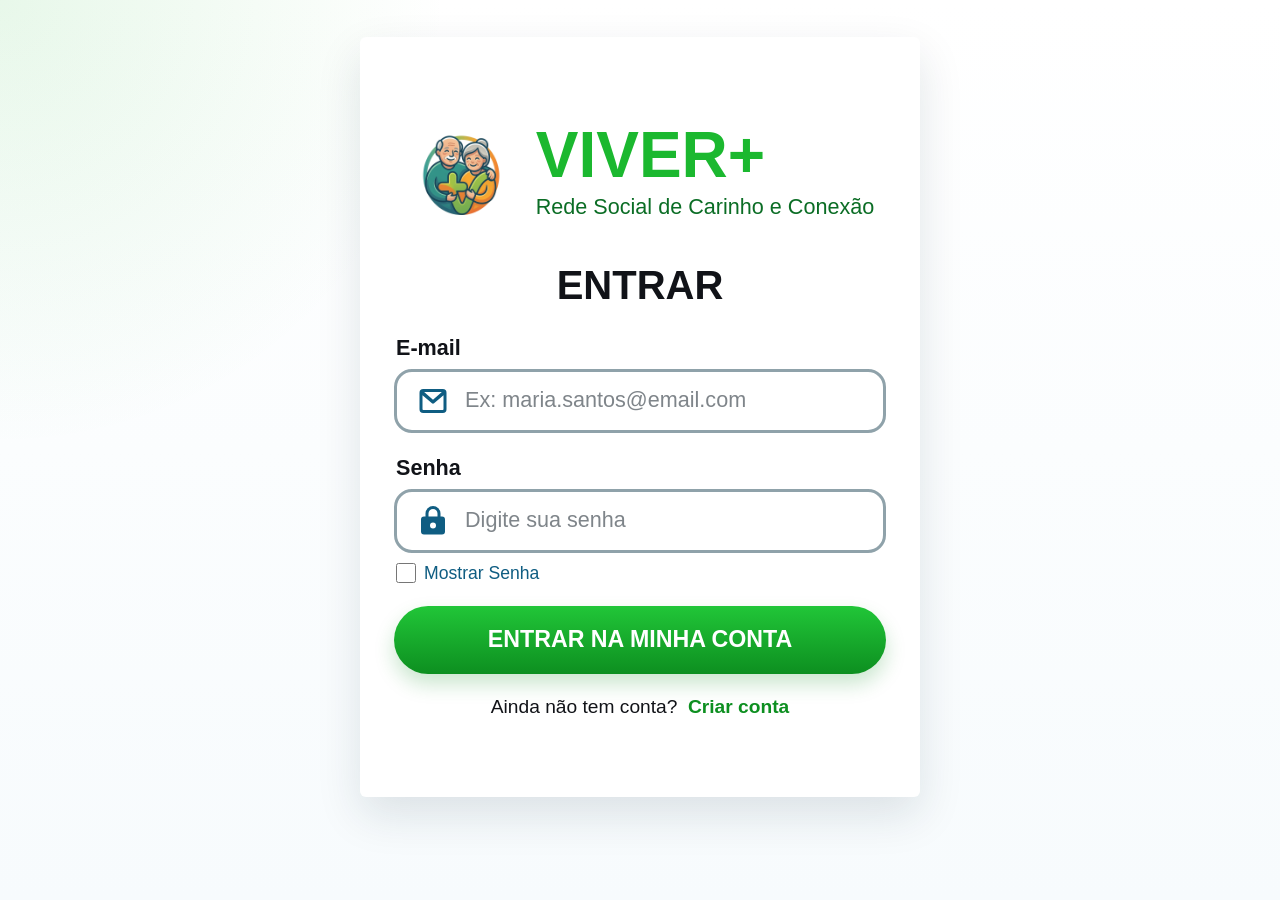
<file: viver-frontend/index.html>
<!DOCTYPE html>
<html lang="pt-BR">
<head>
    <meta charset="UTF-8">
    <meta name="viewport" content="width=device-width, initial-scale=1.0, maximum-scale=1.0, user-scalable=no">
    <title>VIVER+ - Entrar</title>
    <link rel="stylesheet" href="css/style.css">
    <link rel="manifest" href="manifest.json">
    <link rel="icon" type="image/png" href="img/logo.png">
</head>
<body>
    <main class="tela-acesso">
        <header class="marca">
            <img src="img/logo.png" alt="Logótipo Oficial do VIVER+" class="marca-icone" style="object-fit: contain;">
            <div>
                <h1>VIVER+</h1>
                <p>Rede Social de Carinho e Conexão</p>
            </div>
        </header>

        <section class="area-formulario">
            <h2>ENTRAR</h2>

            <form id="form-login">
                <div class="grupo-input">
                    <label for="email">E-mail</label>
                    <div class="campo-com-icone">
                        <svg viewBox="0 0 24 24" aria-hidden="true"><path d="M3 6.5A2.5 2.5 0 0 1 5.5 4h13A2.5 2.5 0 0 1 21 6.5v11a2.5 2.5 0 0 1-2.5 2.5h-13A2.5 2.5 0 0 1 3 17.5v-11Zm3.1-.5 5.9 5.1L17.9 6H6.1Zm12.9 2.1-6.3 5.4a1.1 1.1 0 0 1-1.4 0L5 8.1v9.4c0 .3.2.5.5.5h13c.3 0 .5-.2.5-.5V8.1Z"/></svg>
                        <input type="email" id="email" placeholder="Ex: maria.santos@email.com" required>
                    </div>
                </div>

                <div class="grupo-input">
                    <label for="senha">Senha</label>
                    <div class="campo-com-icone" style="margin-bottom: 10px;">
                        <svg viewBox="0 0 24 24" aria-hidden="true"><path d="M17 9h1a2 2 0 0 1 2 2v8a2 2 0 0 1-2 2H6a2 2 0 0 1-2-2v-8a2 2 0 0 1 2-2h1V7a5 5 0 0 1 10 0v2Zm-8 0h6V7a3 3 0 0 0-6 0v2Zm3 8a2 2 0 1 0 0-4 2 2 0 0 0 0 4Z"/></svg>
                        <input type="password" id="senha" placeholder="Digite sua senha" required>
                    </div>
                    
                    <label style="display: flex; align-items: center; gap: 8px; font-size: 1.1rem; font-weight: normal; cursor: pointer; color: var(--cor-azul);">
                        <input type="checkbox" onclick="toggleSenha()" style="width: 20px; height: 20px; cursor: pointer;"> Mostrar Senha
                    </label>
                </div>

                <button type="submit" class="btn-primario btn-grande">ENTRAR NA MINHA CONTA</button>
            </form>

            <div class="area-links">
                <p>Ainda não tem conta?</p> <a href="cadastro.html">Criar conta</a>
            </div>
        </section>
    </main>

    <script src="js/api.js"></script>
    <script src="js/pwa-setup.js"></script> 
    <script>
        function toggleSenha() {
            const input = document.getElementById('senha');
            input.type = input.type === 'password' ? 'text' : 'password';
        }

        // Foco no Login: Preencher e-mail automaticamente se vier do cadastro
        window.addEventListener('load', () => {
            const emailSalvo = localStorage.getItem('emailRecenteCadastro');
            if (emailSalvo) {
                document.getElementById('email').value = emailSalvo;
                document.getElementById('senha').focus(); // Foca logo na senha para facilitar
                localStorage.removeItem('emailRecenteCadastro'); // Limpa para a próxima vez
            }
        });
    </script>
</body>
</html>
</file>
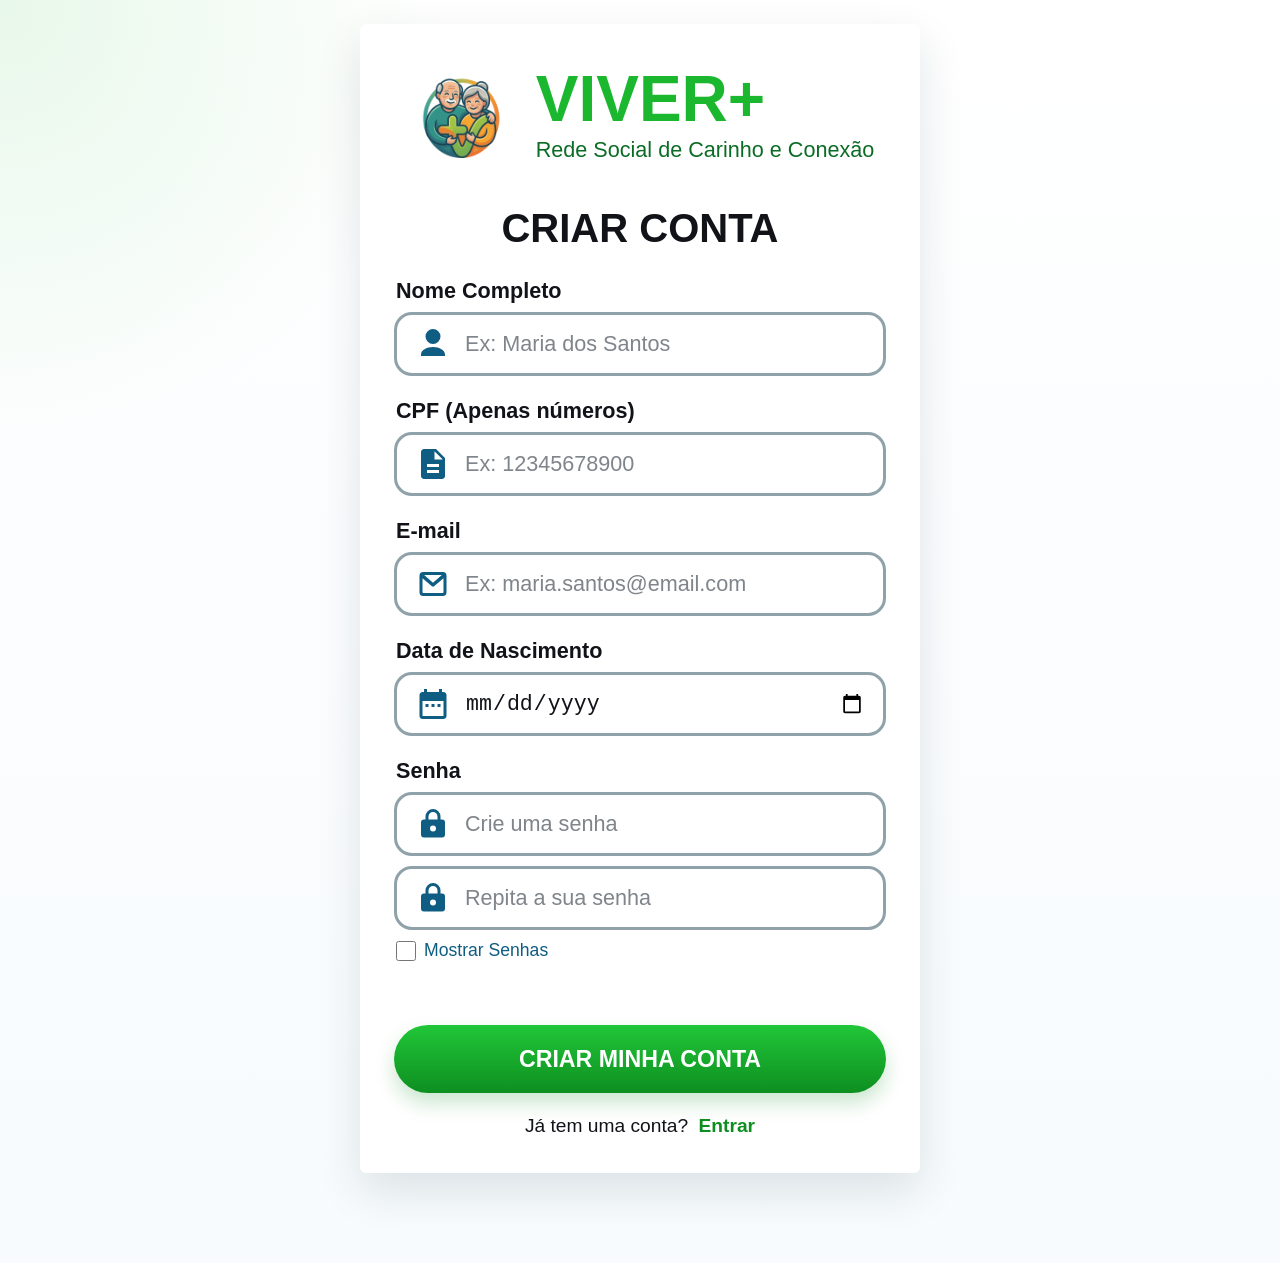
<file: viver-frontend/cadastro.html>
<!DOCTYPE html>
<html lang="pt-BR">
<head>
    <meta charset="UTF-8">
    <meta name="viewport" content="width=device-width, initial-scale=1.0, maximum-scale=1.0, user-scalable=no">
    <title>VIVER+ - Criar Conta</title>
    <link rel="stylesheet" href="css/style.css">
    <link rel="manifest" href="manifest.json">
</head>
<body>
    <main class="tela-acesso">
        <header class="marca">
            <img src="img/logo.png" alt="Logótipo Oficial do VIVER+" class="marca-icone" style="object-fit: contain;">
            <div>
                <h1>VIVER+</h1>
                <p>Rede Social de Carinho e Conexão</p>
            </div>
        </header>

        <section class="area-formulario">
            <h2>CRIAR CONTA</h2>
            <form id="form-cadastro">
                <div class="grupo-input">
                    <label for="nome">Nome Completo</label>
                    <div class="campo-com-icone">
                        <svg viewBox="0 0 24 24" aria-hidden="true"><path d="M12 12a5 5 0 1 0-5-5 5 5 0 0 0 5 5Zm0 2c-4.4 0-8 2.2-8 5v1h16v-1c0-2.8-3.6-5-8-5Z"/></svg>
                        <input type="text" id="nome" placeholder="Ex: Maria dos Santos" required>
                    </div>
                </div>

                <div class="grupo-input">
                    <label for="cpf">CPF (Apenas números)</label>
                    <div class="campo-com-icone">
                        <svg viewBox="0 0 24 24" aria-hidden="true"><path d="M14 2H6c-1.1 0-1.99.9-1.99 2L4 20c0 1.1.89 2 1.99 2H18c1.1 0 2-.9 2-2V8l-6-6zm2 16H8v-2h8v2zm0-4H8v-2h8v2zm-3-5V3.5L18.5 9H13z"/></svg>
                        <input type="text" id="cpf" placeholder="Ex: 12345678900" required maxlength="11">
                    </div>
                </div>

                <div class="grupo-input">
                    <label for="email">E-mail</label>
                    <div class="campo-com-icone">
                        <svg viewBox="0 0 24 24" aria-hidden="true"><path d="M3 6.5A2.5 2.5 0 0 1 5.5 4h13A2.5 2.5 0 0 1 21 6.5v11a2.5 2.5 0 0 1-2.5 2.5h-13A2.5 2.5 0 0 1 3 17.5v-11Zm3.1-.5 5.9 5.1L17.9 6H6.1Zm12.9 2.1-6.3 5.4a1.1 1.1 0 0 1-1.4 0L5 8.1v9.4c0 .3.2.5.5.5h13c.3 0 .5-.2.5-.5V8.1Z"/></svg>
                        <input type="email" id="email" placeholder="Ex: maria.santos@email.com" required>
                    </div>
                </div>

                <div class="grupo-input">
                    <label for="dataNascimento">Data de Nascimento</label>
                    <div class="campo-com-icone">
                        <svg viewBox="0 0 24 24" aria-hidden="true"><path d="M19 4h-1V2h-2v2H8V2H6v2H5c-1.11 0-1.99.9-1.99 2L3 20c0 1.1.89 2 2 2h14c1.1 0 2-.9 2-2V6c0-1.1-.9-2-2-2zm0 16H5V10h14v10zM9 14H7v-2h2v2zm4 0h-2v-2h2v2zm4 0h-2v-2h2v2z"/></svg>
                        <input type="date" id="dataNascimento" required>
                    </div>
                </div>

                <div class="grupo-input">
                    <label for="senha">Senha</label>
                    <div class="campo-com-icone" style="margin-bottom: 10px;">
                        <svg viewBox="0 0 24 24" aria-hidden="true"><path d="M17 9h1a2 2 0 0 1 2 2v8a2 2 0 0 1-2 2H6a2 2 0 0 1-2-2v-8a2 2 0 0 1 2-2h1V7a5 5 0 0 1 10 0v2Zm-8 0h6V7a3 3 0 0 0-6 0v2Zm3 8a2 2 0 1 0 0-4 2 2 0 0 0 0 4Z"/></svg>
                        <input type="password" id="senha" placeholder="Crie uma senha" required minlength="3">
                    </div>
                    
                    <div class="campo-com-icone" style="margin-bottom: 10px;">
                        <svg viewBox="0 0 24 24" aria-hidden="true"><path d="M17 9h1a2 2 0 0 1 2 2v8a2 2 0 0 1-2 2H6a2 2 0 0 1-2-2v-8a2 2 0 0 1 2-2h1V7a5 5 0 0 1 10 0v2Zm-8 0h6V7a3 3 0 0 0-6 0v2Zm3 8a2 2 0 1 0 0-4 2 2 0 0 0 0 4Z"/></svg>
                        <input type="password" id="confirmarSenha" placeholder="Repita a sua senha" required minlength="3">
                    </div>

                    <label style="display: flex; align-items: center; gap: 8px; font-size: 1.1rem; font-weight: normal; cursor: pointer; color: var(--cor-azul);">
                        <input type="checkbox" onclick="toggleSenha()" style="width: 20px; height: 20px; cursor: pointer;"> Mostrar Senhas
                    </label>
                </div>

                <p id="mensagem-cadastro" class="mensagem" aria-live="polite"></p>
                <button type="submit" class="btn-primario btn-grande">CRIAR MINHA CONTA</button>
            </form>

            <div class="area-links">
                <p>Já tem uma conta?</p>
                <a href="index.html">Entrar</a>
            </div>
        </section>
    </main>

    <script src="js/api.js"></script>
    <script src="js/pwa-setup.js"></script>
    <script>
        function toggleSenha() {
            const senha1 = document.getElementById('senha');
            const senha2 = document.getElementById('confirmarSenha');
            const tipo = senha1.type === 'password' ? 'text' : 'password';
            senha1.type = tipo;
            senha2.type = tipo;
        }
    </script>
</body>
</html>
</file>
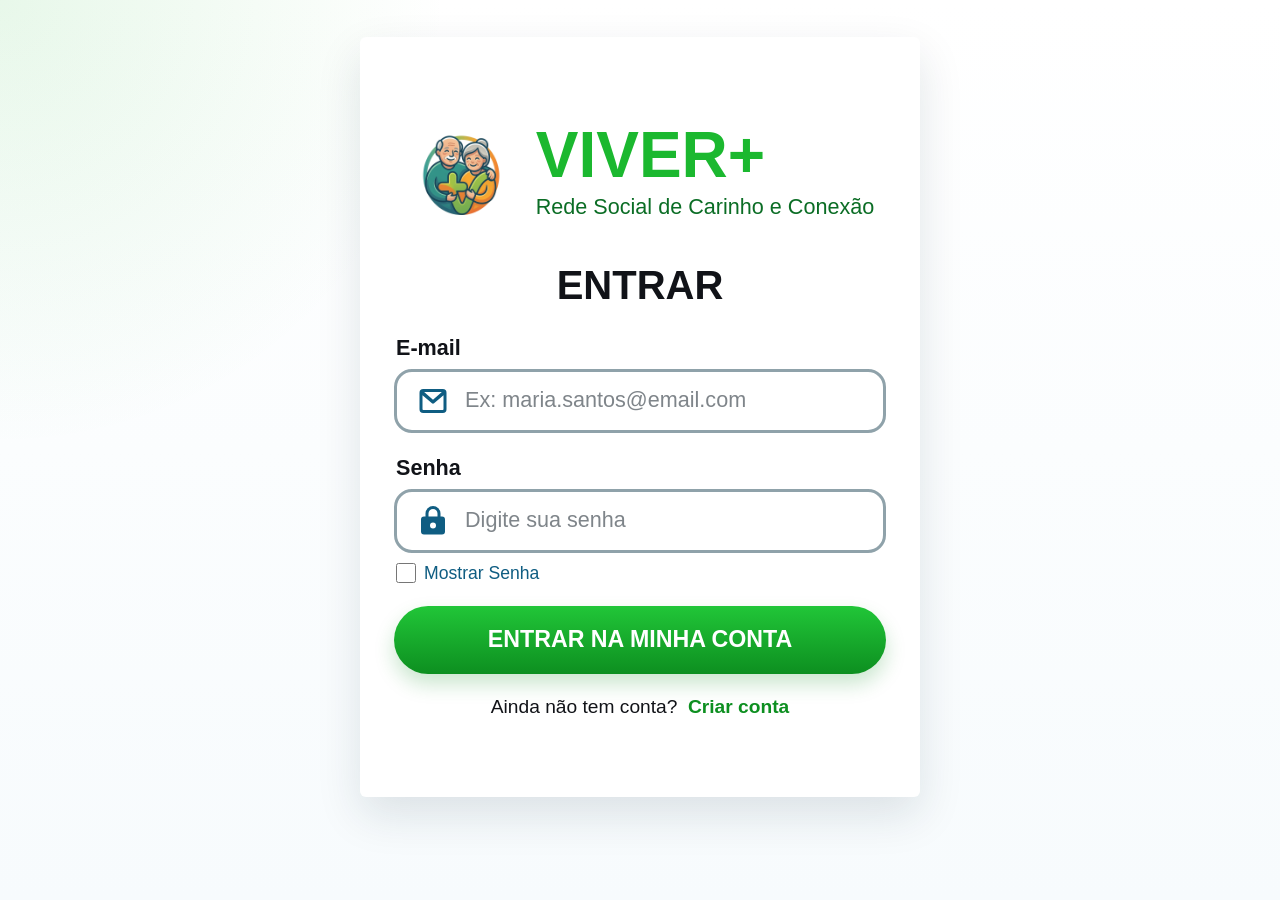
<file: viver-frontend/feed.html>
<!DOCTYPE html>
<html lang="pt-BR">
<head>
    <meta charset="UTF-8">
    <meta name="viewport" content="width=device-width, initial-scale=1.0">
    <title>VIVER+ - Feed de Momentos</title>
    <link rel="stylesheet" href="css/style.css">
    <link rel="icon" type="image/png" href="img/logo.png">
</head>
<body>

    <main class="tela-acesso" style="max-width: 650px; padding-bottom: 90px;">
        
        <header class="cabecalho-simples" style="justify-content: space-between; margin-bottom: 20px; align-items: center; display: flex;">
            <div style="display: flex; align-items: center; gap: 15px;">
                <img src="img/logo.png" alt="Logótipo Oficial do VIVER+" style="height: 55px; width: auto; object-fit: contain;">
                <div>
                    <h1 style="margin: 0; font-size: 1.8rem;">VIVER+</h1>
                    <p id="saudacao" style="margin: 0; margin-top: 2px;">Olá, ...</p>
                </div>
            </div>
        </header>

        <section>
            <h2 style="font-size: 1.8rem; text-align: left; margin-bottom: 15px;">Momentos da nossa Rede</h2>
            <div id="container-posts">
                <p style="font-size: 1.2rem; color: var(--cor-texto-suave);">A carregar os momentos...</p>
            </div>
        </section>

        <nav class="barra-navegacao">
            <a href="feed.html" class="item-nav ativo">
                <svg viewBox="0 0 24 24"><path d="M10 20v-6h4v6h5v-8h3L12 3 2 12h3v8z"/></svg>
                <span>Início</span>
            </a>
            
            <a href="#" class="item-nav" onclick="alert('Página de Mensagens em construção!')">
                <svg viewBox="0 0 24 24"><path d="M20 2H4c-1.1 0-2 .9-2 2v18l4-4h14c1.1 0 2-.9 2-2V4c0-1.1-.9-2-2-2zm0 14H6l-2 2V4h16v12z"/></svg>
                <span>Chat</span>
            </a>

            <a href="publicar.html" class="item-nav">
                <svg viewBox="0 0 24 24"><path d="M19 13h-6v6h-2v-6H5v-2h6V5h2v6h6v2z"/></svg>
                <span>Publicar</span>
            </a>

            <a href="perfil.html" class="item-nav">
                <svg viewBox="0 0 24 24"><path d="M12 12c2.21 0 4-1.79 4-4s-1.79-4-4-4-4 1.79-4 4 1.79 4 4 4zm0 2c-2.67 0-8 1.34-8 4v2h16v-2c0-2.66-5.33-4-8-4z"/></svg>
                <span>Perfil</span>
            </a>
        </nav>

    </main>

    <script>
        const API_URL = 'http://localhost:8080/api';
        const usuarioLogado = JSON.parse(localStorage.getItem('usuarioLogado'));

        // Proteção: Se não estiver logado, volta para o login
        if (!usuarioLogado) {
            window.location.href = 'index.html';
        } else {
            document.getElementById('saudacao').textContent = `Olá, ${usuarioLogado.nome}! 👋`;
        }

        // Ação de Sair (Logout)
        document.getElementById('btn-sair').addEventListener('click', () => {
            localStorage.removeItem('usuarioLogado');
            window.location.href = 'index.html';
        });

        // Função para carregar os posts vindos da API Java
        async function carregarPosts() {
            try {
                const resposta = await fetch(`${API_URL}/posts`);
                if (resposta.ok) {
                    const posts = await resposta.json();
                    const container = document.getElementById('container-posts');
                    container.innerHTML = '';

                    if (posts.length === 0) {
                        container.innerHTML = '<p style="font-size: 1.2rem;">Ainda não há partilhas. Seja o primeiro!</p>';
                        return;
                    }

                    posts.forEach(post => {
                        const dataFormatada = new Date(post.data).toLocaleDateString('pt-PT', {
                            hour: '2-digit', minute: '2-digit'
                        });

                        const card = document.createElement('article');
                        card.style.background = '#ffffff';
                        card.style.border = '3px solid #e9ecef';
                        card.style.borderRadius = '14px';
                        card.style.padding = '20px';
                        card.style.marginBottom = '15px';
                        card.style.textAlign = 'left';

                        card.innerHTML = `
                            <div style="display: flex; justify-content: space-between; margin-bottom: 8px;">
                                <strong style="font-size: 1.25rem; color: var(--cor-azul, #0f5d82);">${post.autor.nome}</strong>
                                <span style="font-size: 0.95rem; color: gray;">${dataFormatada}</span>
                            </div>
                            <p style="font-size: 1.3rem; line-height: 1.4; font-weight: 500; color: #111;">${post.conteudo}</p>
                        `;
                        container.appendChild(card);
                    });
                }
            } catch (erro) {
                console.error("Erro ao ir buscar posts:", erro);
            }
        }

        // Carrega as publicações assim que abre a página
        carregarPosts();
    </script>
</body>
</html>
</file>
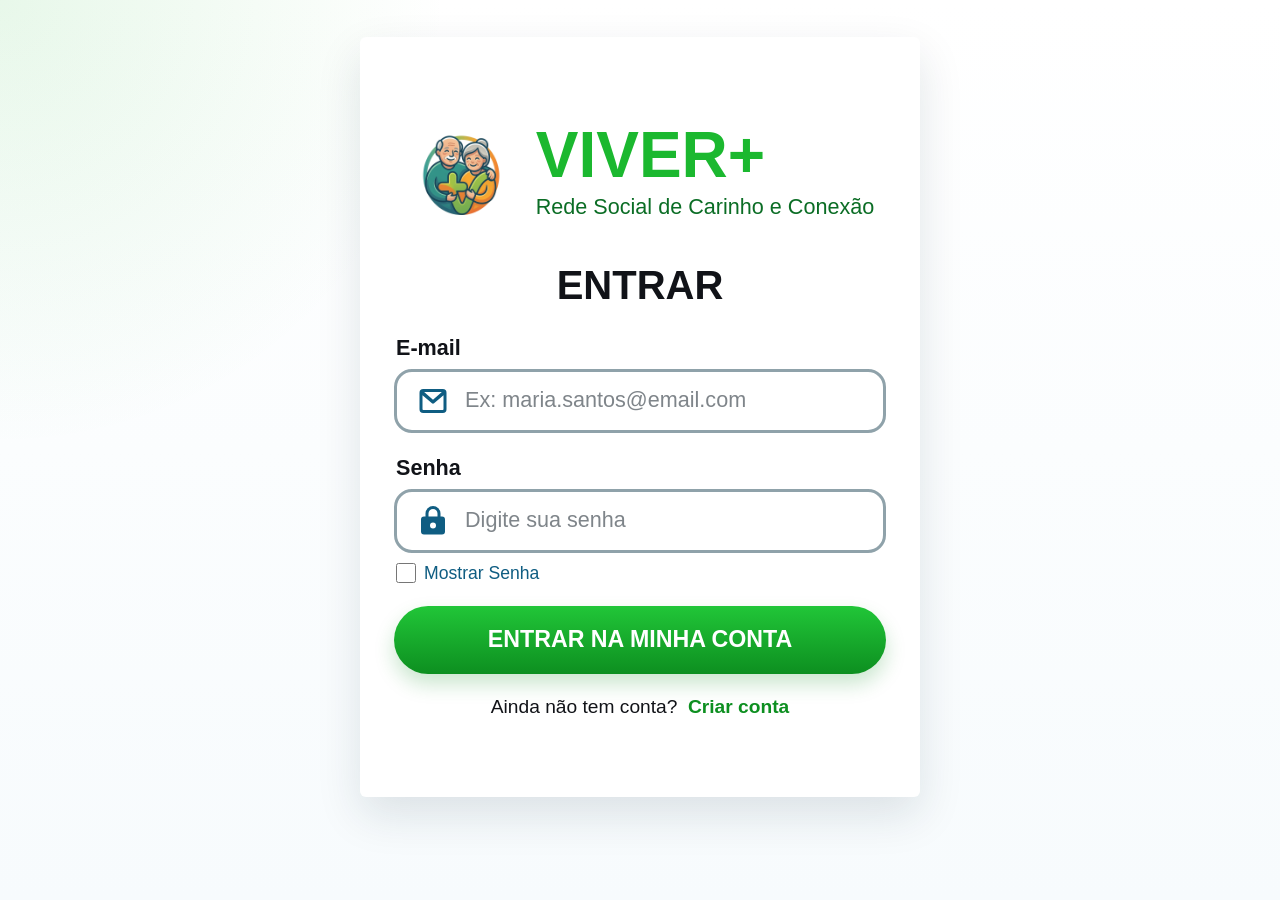
<file: viver-frontend/perfil.html>
<!DOCTYPE html>
<html lang="pt-PT">
<head>
    <meta charset="UTF-8">
    <meta name="viewport" content="width=device-width, initial-scale=1.0">
    <title>VIVER+ - O Meu Perfil</title>
    <link rel="stylesheet" href="css/style.css">
    <link rel="icon" type="image/png" href="img/logo.png">
</head>
<body>

    <main class="tela-acesso" style="max-width: 650px; padding-bottom: 90px; justify-content: flex-start;">
        
        <header style="display: flex; flex-direction: column; align-items: center; text-align: center; margin-bottom: 30px; padding-top: 20px;">
            <div id="avatar-perfil" style="width: 100px; height: 100px; background: var(--cor-primaria); color: white; border-radius: 50%; display: flex; align-items: center; justify-content: center; font-size: 3rem; font-weight: bold; margin-bottom: 15px; box-shadow: 0 4px 10px rgba(27, 184, 47, 0.3);">
                ?
            </div>
            <h1 id="nome-perfil" style="font-size: 2.2rem; color: var(--cor-azul); margin-bottom: 5px;">Carregando...</h1>
            <p id="email-perfil" style="font-size: 1.2rem; color: var(--cor-texto-suave);">...</p>
            
            <button id="btn-sair-perfil" class="btn-primario" style="margin-top: 20px; padding: 10px 30px; border-radius: 99px; background: #eefaf0; color: var(--cor-erro); border: 2px solid var(--cor-erro); font-weight: bold; box-shadow: none;">Terminar Sessão</button>
        </header>

        <div style="width: 100%; height: 3px; background: var(--cor-borda); margin-bottom: 25px; border-radius: 2px;"></div>

        <section>
            <h2 style="font-size: 1.6rem; text-align: left; margin-bottom: 15px; color: var(--cor-azul);">As minhas memórias</h2>
            <div id="container-meus-posts">
                <p style="font-size: 1.2rem; color: var(--cor-texto-suave);">A procurar os seus momentos...</p>
            </div>
        </section>

        <nav class="barra-navegacao">
            <a href="feed.html" class="item-nav">
                <svg viewBox="0 0 24 24"><path d="M10 20v-6h4v6h5v-8h3L12 3 2 12h3v8z"/></svg>
                <span>Início</span>
            </a>
            
            <a href="#" class="item-nav" onclick="alert('Página de Mensagens em construção!')">
                <svg viewBox="0 0 24 24"><path d="M20 2H4c-1.1 0-2 .9-2 2v18l4-4h14c1.1 0 2-.9 2-2V4c0-1.1-.9-2-2-2zm0 14H6l-2 2V4h16v12z"/></svg>
                <span>Chat</span>
            </a>

            <a href="publicar.html" class="item-nav">
                <svg viewBox="0 0 24 24"><path d="M19 13h-6v6h-2v-6H5v-2h6V5h2v6h6v2z"/></svg>
                <span>Publicar</span>
            </a>

            <a href="perfil.html" class="item-nav ativo">
                <svg viewBox="0 0 24 24"><path d="M12 12c2.21 0 4-1.79 4-4s-1.79-4-4-4-4 1.79-4 4 1.79 4 4 4zm0 2c-2.67 0-8 1.34-8 4v2h16v-2c0-2.66-5.33-4-8-4z"/></svg>
                <span>Perfil</span>
            </a>
        </nav>

    </main>

    <script>
        const API_URL = 'http://localhost:8080/api';
        const usuarioLogado = JSON.parse(localStorage.getItem('usuarioLogado'));

        // Proteção de acesso
        if (!usuarioLogado) {
            window.location.href = 'index.html';
        } else {
            // Preencher os dados do perfil
            document.getElementById('nome-perfil').textContent = usuarioLogado.nome;
            document.getElementById('email-perfil').textContent = usuarioLogado.email;
            
            // Colocar a primeira letra do nome no Avatar
            document.getElementById('avatar-perfil').textContent = usuarioLogado.nome.charAt(0).toUpperCase();
        }

        // Ação de Sair (Logout) transferida para o Perfil
        document.getElementById('btn-sair-perfil').addEventListener('click', () => {
            localStorage.removeItem('usuarioLogado');
            window.location.href = 'index.html';
        });

        // Buscar apenas as publicações deste utilizador
        async function carregarMeusPosts() {
            try {
                // Reaproveitamos a rota existente, mas filtramos no frontend pelo ID do utilizador logado
                const resposta = await fetch(`${API_URL}/posts`);
                if (resposta.ok) {
                    const todosPosts = await resposta.json();
                    const meusPosts = todosPosts.filter(post => post.autor.id === usuarioLogado.id);
                    
                    const container = document.getElementById('container-meus-posts');
                    container.innerHTML = '';

                    if (meusPosts.length === 0) {
                        container.innerHTML = '<p style="font-size: 1.2rem; text-align: center; margin-top: 20px;">Ainda não partilhou nenhum momento. Vá à aba "Publicar" para começar!</p>';
                        return;
                    }

                    meusPosts.forEach(post => {
                        const dataFormatada = new Date(post.data).toLocaleDateString('pt-PT', {
                            day: '2-digit', month: 'long', hour: '2-digit', minute: '2-digit'
                        });

                        const card = document.createElement('article');
                        card.style.background = '#ffffff';
                        card.style.border = '3px solid #e9ecef';
                        card.style.borderRadius = '14px';
                        card.style.padding = '20px';
                        card.style.marginBottom = '15px';
                        card.style.textAlign = 'left';

                        card.innerHTML = `
                            <div style="display: flex; justify-content: space-between; margin-bottom: 8px;">
                                <span style="font-size: 0.95rem; color: gray; font-weight: bold;">${dataFormatada}</span>
                            </div>
                            <p style="font-size: 1.3rem; line-height: 1.4; font-weight: 500; color: #111;">${post.conteudo}</p>
                        `;
                        container.appendChild(card);
                    });
                }
            } catch (erro) {
                console.error("Erro ao buscar publicações:", erro);
            }
        }

        carregarMeusPosts();
    </script>
</body>
</html>
</file>
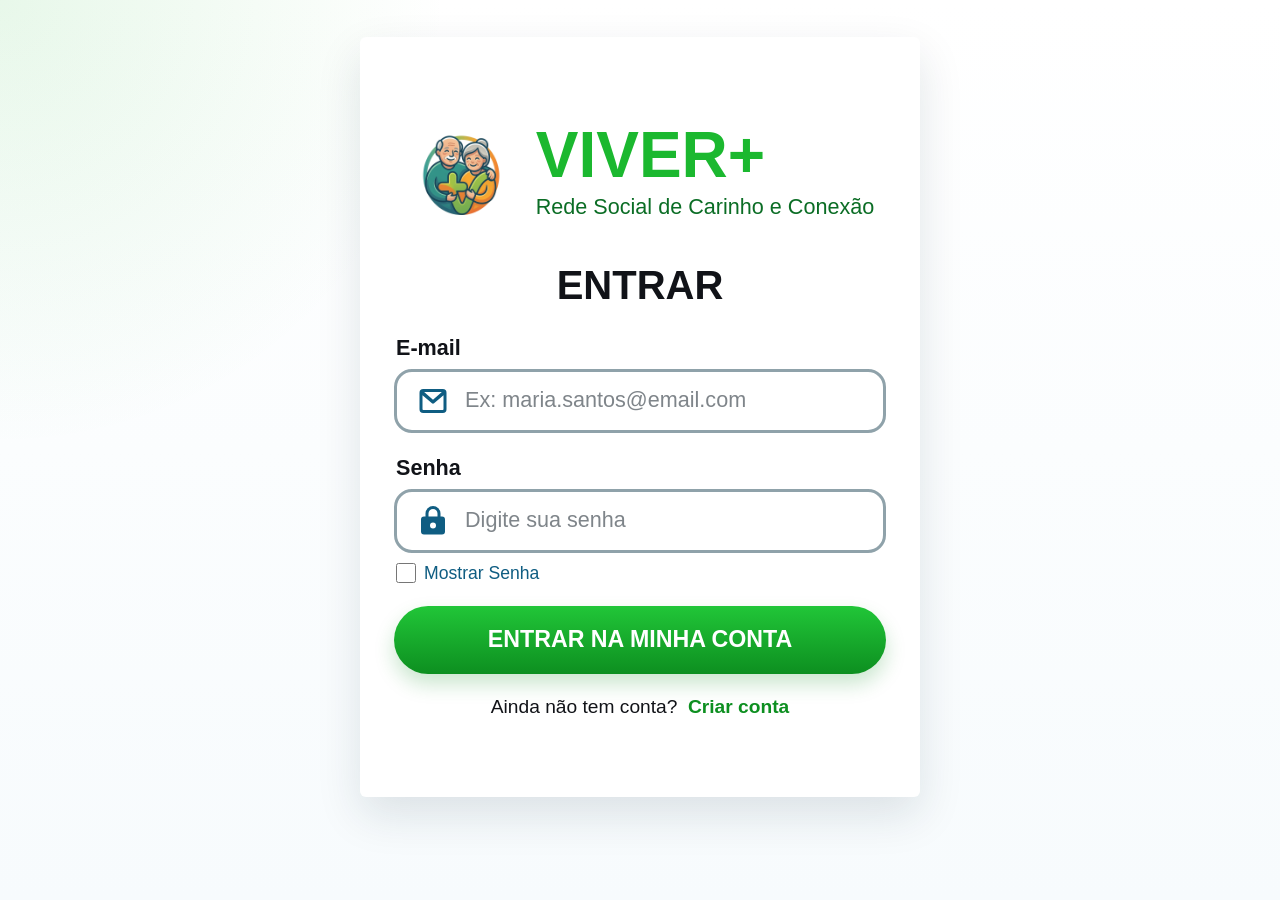
<file: viver-frontend/publicar.html>
<!DOCTYPE html>
<html lang="pt-PT">
<head>
    <meta charset="UTF-8">
    <meta name="viewport" content="width=device-width, initial-scale=1.0">
    <title>VIVER+ - Partilhar Momento</title>
    <link rel="stylesheet" href="css/style.css">
    <link rel="icon" type="image/png" href="img/logo.png">
</head>
<body>

    <main class="tela-acesso" style="max-width: 650px; padding-bottom: 90px; justify-content: flex-start;">
        
        <header class="cabecalho-simples" style="margin-bottom: 30px; border-bottom: 2px solid var(--cor-borda); padding-bottom: 15px;">
            <h1 style="font-size: 2rem; color: var(--cor-azul);">Novo Momento</h1>
        </header>

        <section class="area-formulario" style="box-shadow: none; padding: 0;">
            <form id="form-publicar">
                <div class="grupo-input">
                    <label for="texto-post" style="font-size: 1.4rem; margin-bottom: 15px; display: block;">O que gostaria de partilhar hoje?</label>
                    <textarea id="texto-post" placeholder="Escreva aqui o seu pensamento, memória ou carinho..." required style="width: 100%; min-height: 180px; padding: 20px; font-size: 1.3rem; border: 3px solid var(--cor-borda); border-radius: 12px; font-family: Arial, sans-serif; resize: none; background-color: #fff;"></textarea>
                </div>
                
                <button type="submit" class="btn-primario btn-grande" id="btn-enviar" style="min-height: 65px; margin-top: 10px;">PUBLICAR</button>
            </form>
        </section>

        <nav class="barra-navegacao">
            <a href="feed.html" class="item-nav">
                <svg viewBox="0 0 24 24"><path d="M10 20v-6h4v6h5v-8h3L12 3 2 12h3v8z"/></svg>
                <span>Início</span>
            </a>
            
            <a href="#" class="item-nav" onclick="alert('Página de Mensagens em construção!')">
                <svg viewBox="0 0 24 24"><path d="M20 2H4c-1.1 0-2 .9-2 2v18l4-4h14c1.1 0 2-.9 2-2V4c0-1.1-.9-2-2-2zm0 14H6l-2 2V4h16v12z"/></svg>
                <span>Chat</span>
            </a>

            <a href="publicar.html" class="item-nav ativo">
                <svg viewBox="0 0 24 24"><path d="M19 13h-6v6h-2v-6H5v-2h6V5h2v6h6v2z"/></svg>
                <span>Publicar</span>
            </a>

            <a href="perfil.html" class="item-nav">
                <svg viewBox="0 0 24 24"><path d="M12 12c2.21 0 4-1.79 4-4s-1.79-4-4-4-4 1.79-4 4 1.79 4 4 4zm0 2c-2.67 0-8 1.34-8 4v2h16v-2c0-2.66-5.33-4-8-4z"/></svg>
                <span>Perfil</span>
            </a>
        </nav>

    </main>

    <script>
        const API_URL = 'http://localhost:8080/api';
        const usuarioLogado = JSON.parse(localStorage.getItem('usuarioLogado'));

        // Proteção: Se não estiver logado, volta para o login
        if (!usuarioLogado) {
            window.location.href = 'index.html';
        }

        // Submissão do novo post
        document.getElementById('form-publicar').addEventListener('submit', async (e) => {
            e.preventDefault();
            
            const btnEnviar = document.getElementById('btn-enviar');
            const campoTexto = document.getElementById('texto-post');
            const texto = campoTexto.value.trim();

            // Feedback visual de carregamento
            btnEnviar.textContent = 'A PUBLICAR...';
            btnEnviar.style.opacity = '0.7';
            btnEnviar.disabled = true;

            try {
                const resposta = await fetch(`${API_URL}/posts`, {
                    method: 'POST',
                    headers: { 'Content-Type': 'application/json' },
                    body: JSON.stringify({
                        texto: texto,
                        autor: usuarioLogado
                    })
                });

                if (resposta.ok) {
                    // Sucesso! Redireciona de volta para o feed para ver a publicação
                    window.location.href = 'feed.html';
                } else {
                    const msgErro = await resposta.text();
                    alert(msgErro); // Mostra o alerta anti-fraude caso contenha links
                    btnEnviar.textContent = 'PUBLICAR';
                    btnEnviar.style.opacity = '1';
                    btnEnviar.disabled = false;
                }
            } catch (erro) {
                alert("Não foi possível publicar. Verifique a sua ligação.");
                btnEnviar.textContent = 'PUBLICAR';
                btnEnviar.style.opacity = '1';
                btnEnviar.disabled = false;
            }
        });
    </script>
</body>
</html>
</file>
<file: viver-frontend/css/style.css>
:root {
    --cor-fundo: #f7fbfd;
    --cor-painel: #ffffff;
    --cor-texto: #111318;
    --cor-texto-suave: #6c747b;
    --cor-primaria: #1bb82f;
    --cor-primaria-escura: #0d8f20;
    --cor-azul: #0f5d82;
    --cor-borda: #8fa2aa;
    --cor-erro: #c92a2a;
    --cor-sucesso: #157347;
}

* {
    box-sizing: border-box;
    margin: 0;
    padding: 0;
}

html {
    min-height: 100%;
}

body {
    min-height: 100vh;
    font-family: Arial, Helvetica, sans-serif;
    color: var(--cor-texto);
    background:
        radial-gradient(circle at top left, rgba(27, 184, 47, 0.10), transparent 28rem),
        linear-gradient(180deg, #ffffff 0%, var(--cor-fundo) 100%);
    display: flex;
    justify-content: center;
    align-items: center;
    padding: 24px;
}

.tela-acesso,
.container-login {
    width: 100%;
    max-width: 560px;
    min-height: min(760px, calc(100vh - 48px));
    background: var(--cor-painel);
    display: flex;
    flex-direction: column;
    justify-content: center;
    padding: 36px 34px;
    border-radius: 6px;
    box-shadow: 0 18px 45px rgba(18, 43, 54, 0.12);
}

.marca,
.cabecalho-simples {
    display: flex;
    justify-content: center;
    align-items: center;
    gap: 18px;
    margin-bottom: 34px;
    text-align: left;
}

.marca-icone {
    width: 112px;
    height: 112px;
    flex: 0 0 auto;
}

.tronco {
    fill: var(--cor-azul);
}

.folha,
.coracao {
    fill: var(--cor-primaria);
}

.marca h1,
.cabecalho-simples h1 {
    color: var(--cor-primaria);
    font-size: 4rem;
    line-height: 0.95;
    font-weight: 900;
}

.marca p,
.cabecalho-simples p {
    color: #0b6d25;
    font-size: 1.35rem;
    line-height: 1.2;
    margin-top: 8px;
}

.area-formulario h2 {
    text-align: center;
    font-size: 2.5rem;
    line-height: 1.1;
    margin-bottom: 28px;
    font-weight: 900;
}

.grupo-input {
    margin-bottom: 22px;
}

.grupo-input label {
    display: block;
    font-size: 1.35rem;
    font-weight: 900;
    margin: 0 0 8px 2px;
}

.grupo-input small {
    display: block;
    margin: 8px 0 0 66px;
    color: var(--cor-texto);
    font-size: 1rem;
    line-height: 1.35;
}

.campo-com-icone {
    width: 100%;
    min-height: 64px;
    display: flex;
    align-items: center;
    gap: 14px;
    padding: 0 18px;
    border: 3px solid var(--cor-borda);
    border-radius: 18px;
    background: #ffffff;
}

.campo-com-icone:focus-within {
    border-color: var(--cor-primaria);
    box-shadow: 0 0 0 4px rgba(27, 184, 47, 0.14);
}

.campo-com-icone svg {
    width: 36px;
    height: 36px;
    flex: 0 0 auto;
    fill: var(--cor-azul);
}

.campo-com-icone input,
.grupo-input input {
    width: 100%;
    min-width: 0;
    border: 0;
    outline: 0;
    color: var(--cor-texto);
    background: transparent;
    font-size: 1.35rem;
    line-height: 1.3;
}

.campo-com-icone input::placeholder,
.grupo-input input::placeholder {
    color: #7f858a;
}

.btn-grande {
    display: inline-flex;
    width: 100%;
    min-height: 68px;
    align-items: center;
    justify-content: center;
    padding: 18px 24px;
    border: 0;
    border-radius: 999px;
    cursor: pointer;
    text-align: center;
    text-decoration: none;
    font-size: 1.45rem;
    font-weight: 900;
}

.btn-primario {
    color: #ffffff;
    background: linear-gradient(180deg, #21c638 0%, var(--cor-primaria-escura) 100%);
    box-shadow: 0 10px 20px rgba(13, 143, 32, 0.22);
}

.btn-primario:active {
    transform: translateY(1px);
}

.btn-secundario {
    color: var(--cor-primaria-escura);
    background: #eefaf0;
}

.area-links {
    margin-top: 22px;
    text-align: center;
}

.area-links p {
    display: inline;
    color: var(--cor-texto);
    font-size: 1.2rem;
}

.area-links a {
    color: var(--cor-primaria-escura);
    font-size: 1.2rem;
    font-weight: 900;
    text-decoration: none;
    margin-left: 6px;
}

.area-links a:focus,
.area-links a:hover {
    text-decoration: underline;
}

.mensagem {
    min-height: 30px;
    margin: -4px 0 16px;
    font-size: 1.08rem;
    font-weight: 900;
    text-align: center;
}

.mensagem-sucesso {
    color: var(--cor-sucesso);
}

.mensagem-erro {
    color: var(--cor-erro);
}

@media (max-width: 560px) {
    body {
        align-items: flex-start;
        padding: 14px;
    }

    .tela-acesso,
    .container-login {
        min-height: calc(100vh - 28px);
        padding: 26px 18px;
        box-shadow: none;
    }

    .marca,
    .cabecalho-simples {
        gap: 10px;
        margin-bottom: 26px;
    }

    .marca-icone {
        width: 82px;
        height: 82px;
    }

    .marca h1,
    .cabecalho-simples h1 {
        font-size: 3rem;
    }

    .marca p,
    .cabecalho-simples p {
        font-size: 1.05rem;
    }

    .area-formulario h2 {
        font-size: 2rem;
    }

    .campo-com-icone {
        min-height: 58px;
        padding: 0 14px;
        border-radius: 16px;
    }

    .campo-com-icone svg {
        width: 30px;
        height: 30px;
    }

    .campo-com-icone input,
    .grupo-input input {
        font-size: 1.15rem;
    }

    .grupo-input label {
        font-size: 1.18rem;
    }

    .grupo-input small {
        margin-left: 0;
        font-size: 0.98rem;
    }

    .btn-grande {
        min-height: 62px;
        font-size: 1.15rem;
    }
}

.barra-navegacao {
    position: fixed;
    bottom: 0;
    left: 0;
    width: 100%;
    background: #ffffff;
    border-top: 3px solid var(--cor-borda);
    display: flex;
    justify-content: space-around;
    align-items: center;
    padding: 12px 0;
    z-index: 1000;
    box-shadow: 0 -4px 15px rgba(0,0,0,0.05);
}

.item-nav {
    display: flex;
    flex-direction: column;
    align-items: center;
    text-decoration: none;
    color: var(--cor-texto-suave);
    gap: 6px;
    transition: 0.2s ease-in-out;
}

.item-nav.ativo {
    color: var(--cor-primaria-escura);
}

.item-nav svg {
    width: 32px;
    height: 32px;
    fill: currentColor;
}

.item-nav span {
    font-size: 1.1rem;
    font-weight: bold;
}

/* Ajuste para o body não ficar escondido atrás da barra */
body {
    padding-bottom: 90px; 
}
</file>
